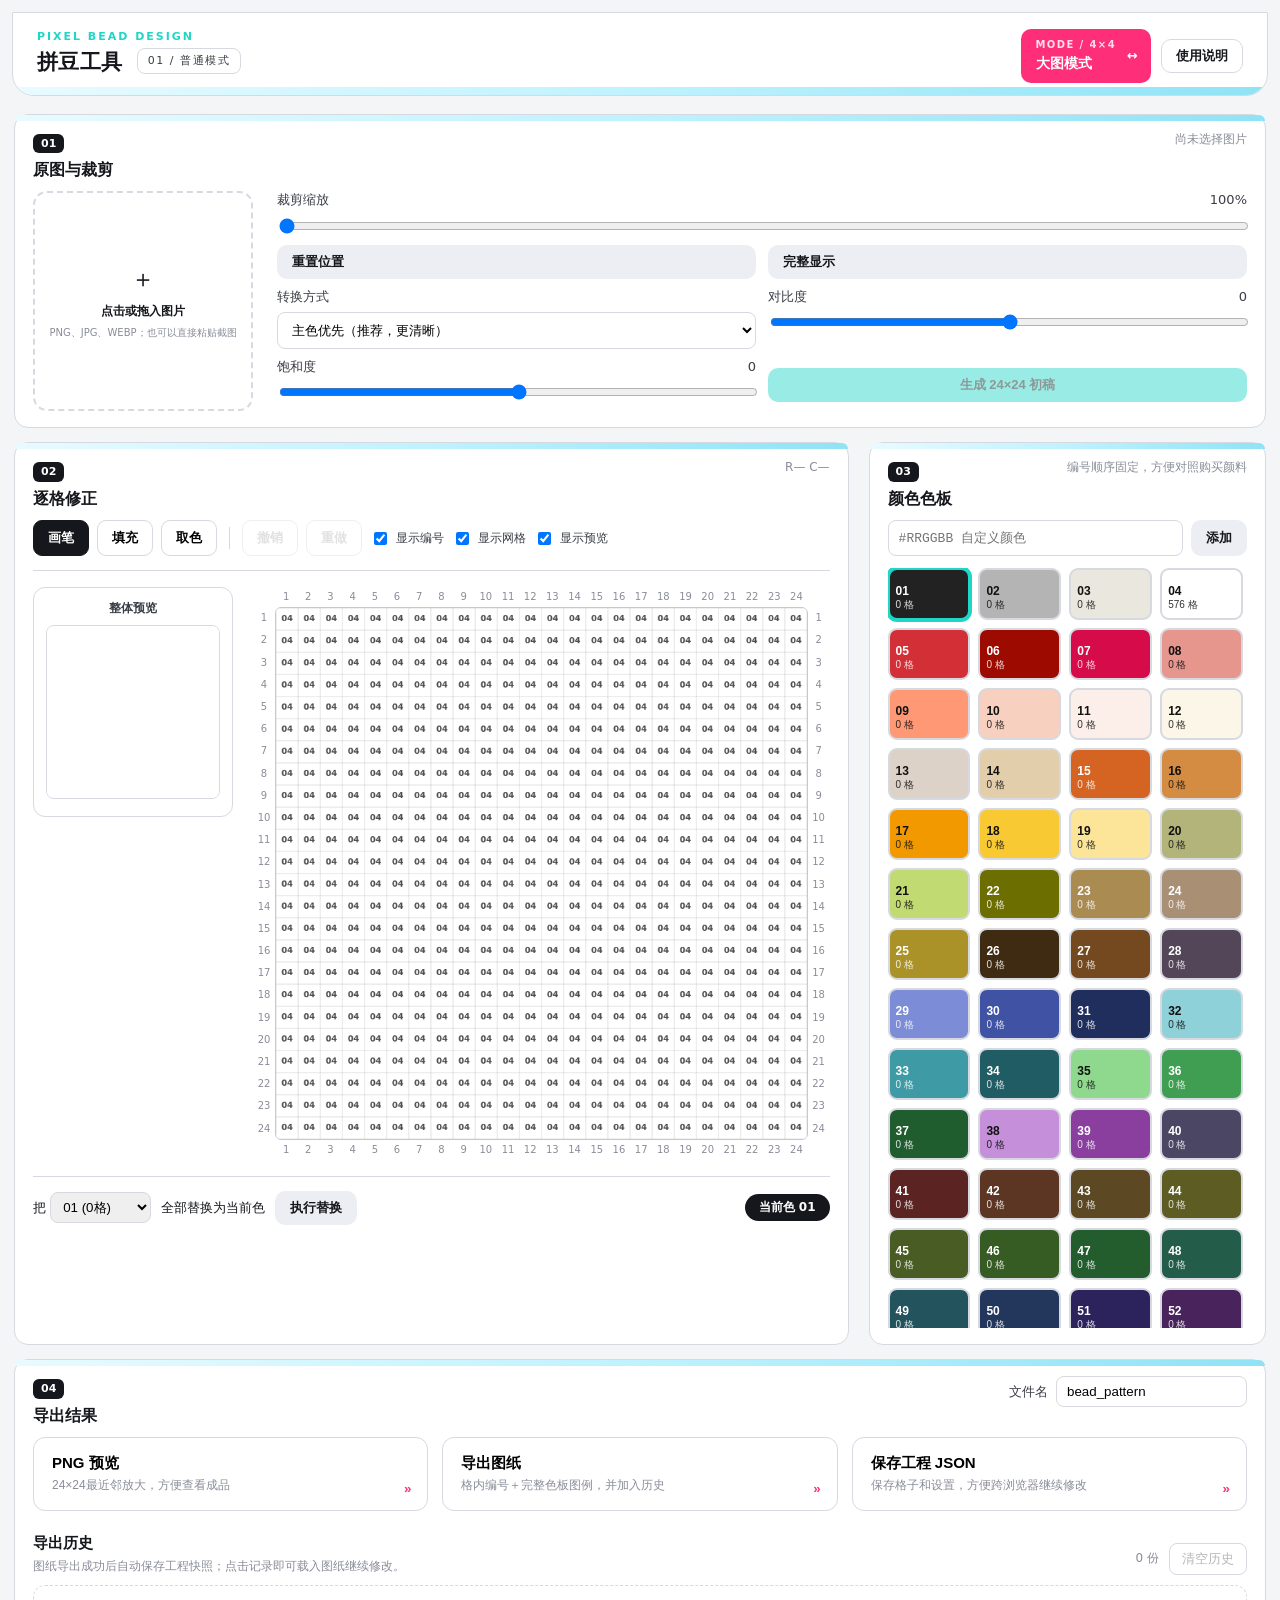
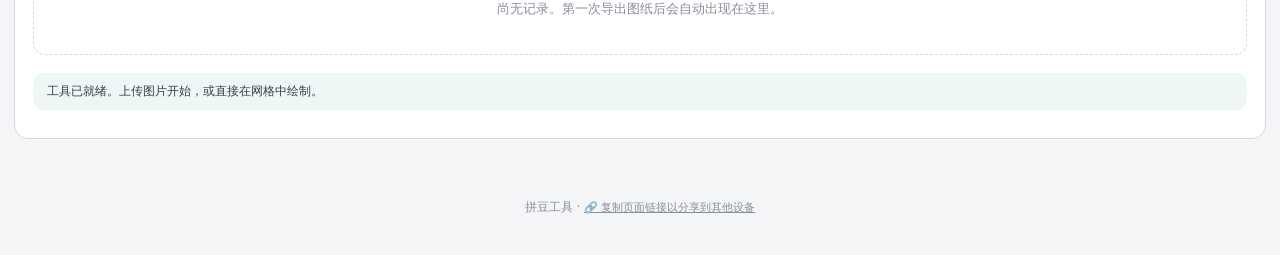
<file: index.html>
<!doctype html>
<html lang="zh-CN">
<head>
  <meta charset="utf-8">
  <meta name="viewport" content="width=device-width, initial-scale=1">
  <meta name="color-scheme" content="light">
  <title>拼豆工具</title>
  <link rel="stylesheet" href="styles.css">
</head>
<body>
  <header class="topbar">
    <div class="brand-block">
      <p class="eyebrow">PIXEL BEAD DESIGN</p>
      <div class="title-row">
        <h1>拼豆工具</h1>
        <span class="header-tag">01 / 普通模式</span>
      </div>
    </div>
    <div class="top-actions">
      <a class="button mode-switch" href="./mosaic.html">
        <span class="mode-switch-label">MODE / 4×4</span>
        <strong>大图模式</strong>
        <span class="mode-switch-icon" aria-hidden="true">↔</span>
      </a>
      <button id="helpBtn" class="button ghost" aria-expanded="false">使用说明</button>
    </div>
  </header>

  <main>
    <section id="helpPanel" class="help-panel" hidden>
      <strong>推荐流程：</strong>上传图片 → 拖动/缩放裁剪 → 选择转换方式 → 生成 24×24 → 用画笔修正 → 导出图纸。<br>
      裁剪区可拖动画面，滚轮缩放；网格中左键绘制，按住拖动可连续画。工程文件只保存格子和设置，不包含原图。导出图纸后会自动保存本机历史，点击历史卡片可恢复图纸。
    </section>

    <section class="source-stage">
      <article class="panel source-panel">
        <div class="panel-heading">
          <div>
            <span class="step">01</span>
            <h2>原图与裁剪</h2>
          </div>
          <span id="sourceMeta" class="meta">尚未选择图片</span>
        </div>

        <div class="crop-flex">
          <div class="crop-col">
            <label id="dropZone" class="drop-zone">
              <input id="imageInput" type="file" accept="image/*">
              <span class="drop-icon">＋</span>
              <strong>点击或拖入图片</strong>
              <small>PNG、JPG、WEBP；也可以直接粘贴截图</small>
            </label>

            <div id="cropWrap" class="crop-wrap" hidden>
              <canvas id="sourceCanvas" width="560" height="560" aria-label="原图裁剪预览"></canvas>
              <div class="crop-frame" aria-hidden="true"></div>
              <span class="crop-tip">拖动定位 · 滚轮缩放</span>
              <button id="removeImageBtn" class="remove-image" type="button" aria-label="移除当前图片" title="移除当前图片">×</button>
            </div>
          </div>

          <div class="control-grid">
            <label class="control wide">
              <span>裁剪缩放 <output id="zoomOut">100%</output></span>
              <input id="zoomRange" type="range" min="100" max="400" value="100">
            </label>
            <button id="resetCropBtn" class="button secondary">重置位置</button>
            <button id="fitSubjectBtn" class="button secondary" title="缩小到完整显示图片，空白区域会自动填充">完整显示</button>

            <label class="control">
              <span>转换方式</span>
              <select id="modeSelect">
                <option value="hybrid">均衡（偏柔和）</option>
                <option value="dominant" selected>主色优先（推荐，更清晰）</option>
                <option value="average">平均色优先</option>
              </select>
            </label>
            <label class="control">
              <span>对比度 <output id="contrastOut">0</output></span>
              <input id="contrastRange" type="range" min="-30" max="30" value="0">
            </label>
            <label class="control">
              <span>饱和度 <output id="saturationOut">0</output></span>
              <input id="saturationRange" type="range" min="-50" max="50" value="0">
            </label>
            <button id="generateBtn" class="button primary full" disabled>生成 24×24 初稿</button>
          </div>
        </div>
      </article>
    </section>

    <section class="workbench-row">
      <article class="panel editor-panel">
        <div class="panel-heading">
          <div>
            <span class="step">02</span>
            <h2>逐格修正</h2>
          </div>
          <span id="cellInfo" class="meta">R— C—</span>
        </div>

        <div class="toolbar" role="toolbar" aria-label="绘图工具">
          <button class="tool active" data-tool="paint" title="画笔">画笔</button>
          <button class="tool" data-tool="fill" title="填充相邻的同色区域">填充</button>
          <button class="tool" data-tool="picker" title="从网格取色">取色</button>
          <span class="toolbar-sep"></span>
          <button id="undoBtn" class="tool" disabled>撤销</button>
          <button id="redoBtn" class="tool" disabled>重做</button>
          <label class="check"><input id="showNumbers" type="checkbox" checked>显示编号</label>
          <label class="check"><input id="showGrid" type="checkbox" checked>显示网格</label>
          <label class="check"><input id="showOverview" type="checkbox" checked>显示预览</label>
        </div>

        <div id="editorBoardLayout" class="editor-board-layout">
          <aside id="overviewCard" class="overview-card" aria-labelledby="overviewTitle">
            <strong id="overviewTitle">整体预览</strong>
            <canvas id="overviewCanvas" width="192" height="192" aria-label="当前24乘24像素画的缩小预览"></canvas>
          </aside>

          <div class="editor-canvas-wrap">
            <div class="grid-coordinate-frame">
              <div class="coord-corner corner-tl" aria-hidden="true"></div>
              <div id="coordTop" class="coord-axis coord-top" aria-label="上方列坐标"></div>
              <div class="coord-corner corner-tr" aria-hidden="true"></div>
              <div id="coordLeft" class="coord-axis coord-left" aria-label="左侧行坐标"></div>
              <canvas id="gridCanvas" width="768" height="768" aria-label="24乘24像素编辑网格"></canvas>
              <div id="coordRight" class="coord-axis coord-right" aria-label="右侧行坐标"></div>
              <div class="coord-corner corner-bl" aria-hidden="true"></div>
              <div id="coordBottom" class="coord-axis coord-bottom" aria-label="下方列坐标"></div>
              <div class="coord-corner corner-br" aria-hidden="true"></div>
            </div>
          </div>
        </div>

        <div class="replace-row">
          <label>把 <select id="replaceFrom"></select></label>
          <span>全部替换为当前色</span>
          <button id="replaceBtn" class="button secondary">执行替换</button>
          <span id="selectedBadge" class="selected-badge">当前色 01</span>
        </div>
      </article>

      <article class="panel palette-panel">
        <div class="panel-heading">
          <div>
            <span class="step">03</span>
            <h2>颜色色板</h2>
          </div>
          <span class="meta">编号顺序固定，方便对照购买颜料</span>
        </div>
        <div class="custom-color-row">
          <input id="customHexInput" type="text" placeholder="#RRGGBB 自定义颜色" maxlength="7">
          <button id="addCustomColorBtn" class="button secondary">添加</button>
        </div>
        <div id="palette" class="palette" role="listbox" aria-label="颜色色板"></div>
      </article>
    </section>

    <section class="panel export-panel">
      <div class="panel-heading">
        <div>
          <span class="step">04</span>
          <h2>导出结果</h2>
        </div>
        <label class="name-field">文件名 <input id="fileName" value="bead_pattern" maxlength="40"></label>
      </div>
      <div class="export-grid">
        <button id="exportPreviewBtn" class="export-card"><strong>PNG 预览</strong><span>24×24最近邻放大，方便查看成品</span></button>
        <button id="exportTotalBtn" class="export-card"><strong>导出图纸</strong><span>格内编号＋完整色板图例，并加入历史</span></button>
        <button id="saveProjectBtn" class="export-card"><strong>保存工程 JSON</strong><span>保存格子和设置，方便跨浏览器继续修改</span></button>
      </div>
      <div class="export-history-block">
        <div class="export-history-heading">
          <div>
            <h3>导出历史</h3>
            <p>图纸导出成功后自动保存工程快照；点击记录即可载入图纸继续修改。</p>
          </div>
          <div class="export-history-actions">
            <span id="historyCount">0 份</span>
            <button id="clearHistoryBtn" type="button" disabled>清空历史</button>
          </div>
        </div>
        <div id="exportHistory" class="export-history" aria-live="polite"></div>
      </div>
      <p id="status" class="status" role="status">工具已就绪。上传图片开始，或直接在网格中绘制。</p>
    </section>
  </main>

  <footer class="site-footer">拼豆工具 · <button id="shareLinkBtn" class="share-link-btn" type="button">🔗 复制页面链接以分享到其他设备</button></footer>

  <script src="app.js"></script>
  <script src="normal.js"></script>
</body>
</html>
</file>
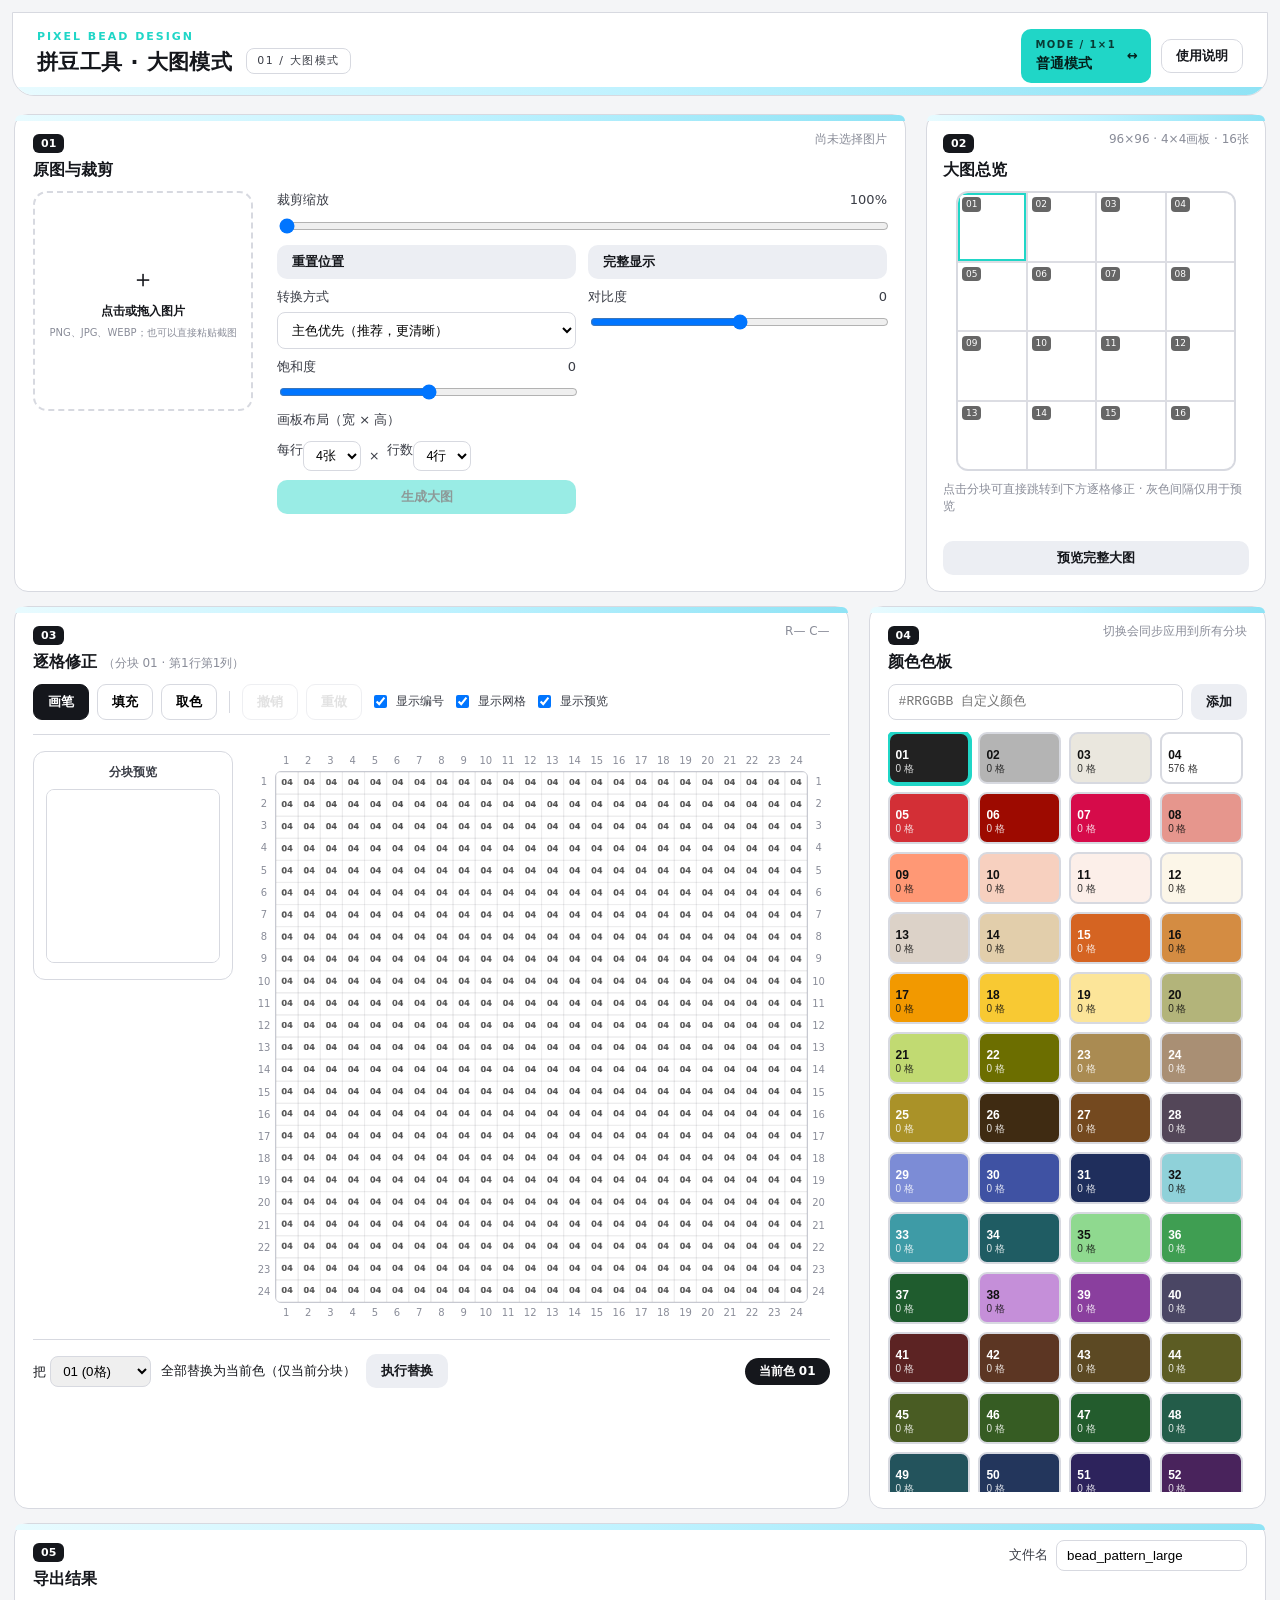
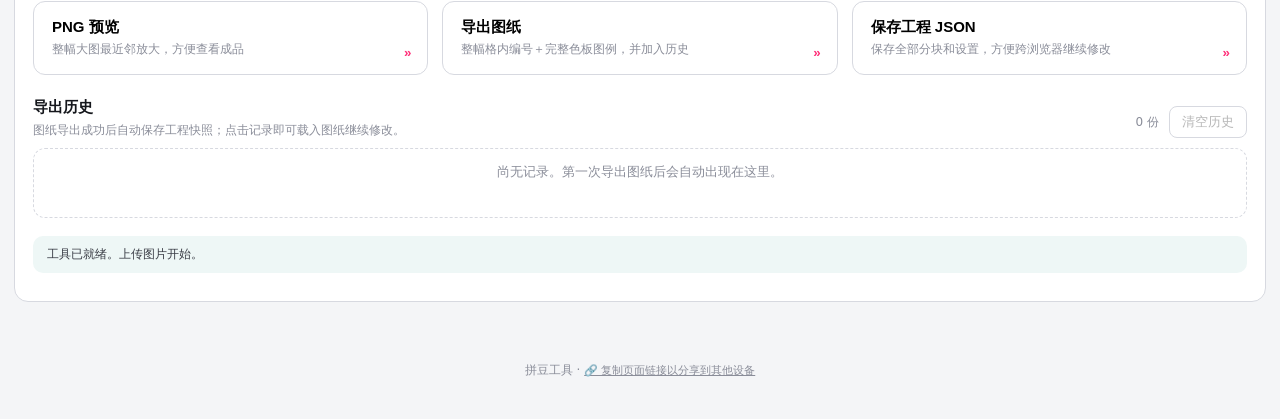
<file: mosaic.html>
<!doctype html>
<html lang="zh-CN">
<head>
  <meta charset="utf-8">
  <meta name="viewport" content="width=device-width, initial-scale=1">
  <meta name="color-scheme" content="light">
  <title>拼豆工具 · 大图模式</title>
  <link rel="stylesheet" href="styles.css">
</head>
<body>
  <header class="topbar">
    <div class="brand-block">
      <p class="eyebrow">PIXEL BEAD DESIGN</p>
      <div class="title-row">
        <h1>拼豆工具 · 大图模式</h1>
        <span class="header-tag">01 / 大图模式</span>
      </div>
    </div>
    <div class="top-actions">
      <a class="button mode-switch" href="./index.html" style="background:var(--cyan);color:#04201c;">
        <span class="mode-switch-label">MODE / 1×1</span>
        <strong>普通模式</strong>
        <span class="mode-switch-icon" aria-hidden="true">↔</span>
      </a>
      <button id="helpBtn" class="button ghost" aria-expanded="false">使用说明</button>
    </div>
  </header>

  <main>
    <section id="helpPanel" class="help-panel" hidden>
      <strong>推荐流程：</strong>上传图片 → 拖动/缩放裁剪 → 选择画板布局（默认 4×4，共 96×96）→ 生成大图 → 点击总览中的分块进入逐格修正 → 导出整幅图纸。<br>
      每个分块都是独立的 24×24 图案，可分别用画笔修正；总览缩略图会实时刷新。
    </section>

    <div class="source-stage" style="display:grid;grid-template-columns:1fr;gap:20px;">
    <div style="display:grid;grid-template-columns:1fr;gap:20px;" id="topGrid">
      <article class="panel source-panel">
        <div class="panel-heading">
          <div>
            <span class="step">01</span>
            <h2>原图与裁剪</h2>
          </div>
          <span id="sourceMeta" class="meta">尚未选择图片</span>
        </div>

        <div class="crop-flex">
          <div class="crop-col">
            <label id="dropZone" class="drop-zone">
              <input id="imageInput" type="file" accept="image/*">
              <span class="drop-icon">＋</span>
              <strong>点击或拖入图片</strong>
              <small>PNG、JPG、WEBP；也可以直接粘贴截图</small>
            </label>

            <div id="cropWrap" class="crop-wrap" hidden>
              <canvas id="sourceCanvas" width="560" height="560" aria-label="原图裁剪预览"></canvas>
              <div class="crop-frame" aria-hidden="true"></div>
              <span class="crop-tip">拖动定位 · 滚轮缩放</span>
              <button id="removeImageBtn" class="remove-image" type="button" aria-label="移除当前图片" title="移除当前图片">×</button>
            </div>
          </div>

          <div class="control-grid">
            <label class="control wide">
              <span>裁剪缩放 <output id="zoomOut">100%</output></span>
              <input id="zoomRange" type="range" min="100" max="400" value="100">
            </label>
            <button id="resetCropBtn" class="button secondary">重置位置</button>
            <button id="fitSubjectBtn" class="button secondary" title="缩小到完整显示图片，空白区域会自动填充">完整显示</button>

            <label class="control">
              <span>转换方式</span>
              <select id="modeSelect">
                <option value="hybrid">均衡（偏柔和）</option>
                <option value="dominant" selected>主色优先（推荐，更清晰）</option>
                <option value="average">平均色优先</option>
              </select>
            </label>
            <label class="control">
              <span>对比度 <output id="contrastOut">0</output></span>
              <input id="contrastRange" type="range" min="-30" max="30" value="0">
            </label>
            <label class="control">
              <span>饱和度 <output id="saturationOut">0</output></span>
              <input id="saturationRange" type="range" min="-50" max="50" value="0">
            </label>

            <div class="control wide">
              <span class="board-layout-label">画板布局（宽 × 高）</span>
              <div class="board-layout-row">
                <span>每行
                  <select id="layoutColsSelect">
                    <option value="1">1张</option><option value="2">2张</option>
                    <option value="3">3张</option><option value="4" selected>4张</option>
                    <option value="5">5张</option><option value="6">6张</option>
                  </select>
                </span>
                <span>×</span>
                <span>行数
                  <select id="layoutRowsSelect">
                    <option value="1">1行</option><option value="2">2行</option>
                    <option value="3">3行</option><option value="4" selected>4行</option>
                    <option value="5">5行</option><option value="6">6行</option>
                  </select>
                </span>
              </div>
            </div>
            <button id="generateBtn" class="button primary full" disabled>生成大图</button>
          </div>
        </div>
      </article>

      <article class="panel overview-grid-card">
        <div class="panel-heading">
          <div>
            <span class="step">02</span>
            <h2>大图总览</h2>
          </div>
          <span id="overviewMeta" class="meta">96×96 · 4×4画板 · 16张</span>
        </div>
        <div class="overview-grid-wrap">
          <div id="blockGrid" class="block-grid"></div>
        </div>
        <p class="overview-hint">点击分块可直接跳转到下方逐格修正 · 灰色间隔仅用于预览</p>
        <button id="previewBigBtn" class="button secondary full" style="margin-top:14px;">预览完整大图</button>
      </article>
    </div>
    </div>

    <section class="workbench-row">
      <article class="panel editor-panel">
        <div class="panel-heading">
          <div>
            <span class="step">03</span>
            <h2>逐格修正 <span id="activeBlockLabel" class="meta" style="font-weight:400;">（未选择分块）</span></h2>
          </div>
          <span id="cellInfo" class="meta">R— C—</span>
        </div>

        <div class="toolbar" role="toolbar" aria-label="绘图工具">
          <button class="tool active" data-tool="paint" title="画笔">画笔</button>
          <button class="tool" data-tool="fill" title="填充相邻的同色区域">填充</button>
          <button class="tool" data-tool="picker" title="从网格取色">取色</button>
          <span class="toolbar-sep"></span>
          <button id="undoBtn" class="tool" disabled>撤销</button>
          <button id="redoBtn" class="tool" disabled>重做</button>
          <label class="check"><input id="showNumbers" type="checkbox" checked>显示编号</label>
          <label class="check"><input id="showGrid" type="checkbox" checked>显示网格</label>
          <label class="check"><input id="showOverview" type="checkbox" checked>显示预览</label>
        </div>

        <div id="editorBoardLayout" class="editor-board-layout">
          <aside id="overviewCard" class="overview-card" aria-labelledby="overviewTitle">
            <strong id="overviewTitle">分块预览</strong>
            <canvas id="overviewCanvas" width="192" height="192" aria-label="当前分块24乘24像素画的缩小预览"></canvas>
          </aside>

          <div class="editor-canvas-wrap">
            <div class="grid-coordinate-frame">
              <div class="coord-corner corner-tl" aria-hidden="true"></div>
              <div id="coordTop" class="coord-axis coord-top" aria-label="上方列坐标"></div>
              <div class="coord-corner corner-tr" aria-hidden="true"></div>
              <div id="coordLeft" class="coord-axis coord-left" aria-label="左侧行坐标"></div>
              <canvas id="gridCanvas" width="768" height="768" aria-label="24乘24像素编辑网格"></canvas>
              <div id="coordRight" class="coord-axis coord-right" aria-label="右侧行坐标"></div>
              <div class="coord-corner corner-bl" aria-hidden="true"></div>
              <div id="coordBottom" class="coord-axis coord-bottom" aria-label="下方列坐标"></div>
              <div class="coord-corner corner-br" aria-hidden="true"></div>
            </div>
          </div>
        </div>

        <div class="replace-row">
          <label>把 <select id="replaceFrom"></select></label>
          <span>全部替换为当前色（仅当前分块）</span>
          <button id="replaceBtn" class="button secondary">执行替换</button>
          <span id="selectedBadge" class="selected-badge">当前色 01</span>
        </div>
      </article>

      <article class="panel palette-panel">
        <div class="panel-heading">
          <div>
            <span class="step">04</span>
            <h2>颜色色板</h2>
          </div>
          <span class="meta">切换会同步应用到所有分块</span>
        </div>
        
        <div class="custom-color-row">
          <input id="customHexInput" type="text" placeholder="#RRGGBB 自定义颜色" maxlength="7">
          <button id="addCustomColorBtn" class="button secondary">添加</button>
        </div>
        <div id="palette" class="palette" role="listbox" aria-label="颜色色板"></div>
      </article>
    </section>

    <section class="panel export-panel">
      <div class="panel-heading">
        <div>
          <span class="step">05</span>
          <h2>导出结果</h2>
        </div>
        <label class="name-field">文件名 <input id="fileName" value="bead_pattern_large" maxlength="40"></label>
      </div>
      <div class="export-grid">
        <button id="exportPreviewBtn" class="export-card"><strong>PNG 预览</strong><span>整幅大图最近邻放大，方便查看成品</span></button>
        <button id="exportTotalBtn" class="export-card"><strong>导出图纸</strong><span>整幅格内编号＋完整色板图例，并加入历史</span></button>
        <button id="saveProjectBtn" class="export-card"><strong>保存工程 JSON</strong><span>保存全部分块和设置，方便跨浏览器继续修改</span></button>
      </div>
      <div class="export-history-block">
        <div class="export-history-heading">
          <div>
            <h3>导出历史</h3>
            <p>图纸导出成功后自动保存工程快照；点击记录即可载入图纸继续修改。</p>
          </div>
          <div class="export-history-actions">
            <span id="historyCount">0 份</span>
            <button id="clearHistoryBtn" type="button" disabled>清空历史</button>
          </div>
        </div>
        <div id="exportHistory" class="export-history" aria-live="polite"></div>
      </div>
      <p id="status" class="status" role="status">工具已就绪。上传图片开始。</p>
    </section>
  </main>

  <footer class="site-footer">拼豆工具 · <button id="shareLinkBtn" class="share-link-btn" type="button">🔗 复制页面链接以分享到其他设备</button></footer>

  <div id="bigPreviewOverlay" class="big-preview-overlay" hidden>
    <div class="big-preview-card">
      <div class="big-preview-head">
        <strong>完整大图预览</strong>
        <button id="bigPreviewCloseBtn" class="remove-image" type="button" aria-label="关闭">×</button>
      </div>
      <div class="big-preview-canvas-wrap">
        <canvas id="bigPreviewCanvas"></canvas>
      </div>
    </div>
  </div>

  <script src="app.js"></script>
  <script src="mosaic.js"></script>
</body>
</html>
</file>
<file: styles.css>
:root{
  --cyan:#20d6c7;
  --magenta:#ff2e78;
  --yellow:#ffd23f;
  --ice:#BFF2FF;
  --ink:#15171c;
  --ink-soft:#3a3d46;
  --paper:#f4f5f7;
  --card:#ffffff;
  --line:#d7d9e0;
  --muted:#8a8d99;
  --radius:14px;
}

*{box-sizing:border-box;}
html,body{margin:0;padding:0;}
[hidden]{display:none !important;}
body{
  background:var(--paper);
  color:var(--ink);
  font-family:"Segoe UI","PingFang SC","Microsoft YaHei",system-ui,sans-serif;
  line-height:1.4;
}

a{color:inherit;}

/* ---------- Header ---------- */
.topbar{
  background:#ffffff;
  color:var(--ink);
  border:1px solid var(--line);
  border-radius:0 0 22px 22px;
  padding:16px 24px 12px;
  margin:12px 12px 18px;
  display:flex;
  align-items:flex-start;
  justify-content:space-between;
  gap:24px;
  position:relative;
  overflow:hidden;
}
.topbar::after{
  content:"";
  position:absolute;
  left:0;right:0;bottom:0;
  height:8px;
  background:linear-gradient(90deg, #E8FBFF 0%, #BFF2FF 50%, #8FE3F5 100%);
}
.brand-block .eyebrow{
  margin:0 0 4px;
  font-size:11px;
  letter-spacing:.18em;
  color:var(--cyan);
  font-weight:700;
}
.title-row{display:flex;align-items:center;gap:14px;flex-wrap:wrap;}
.title-row h1{margin:0;font-size:21px;letter-spacing:.02em;}
.header-tag{
  align-self:flex-start;
  font-size:11px;
  letter-spacing:.14em;
  color:var(--ink-soft);
  border:1px solid var(--line);
  border-radius:8px;
  padding:4px 10px;
}
.top-actions{display:flex;gap:10px;align-items:center;flex-wrap:wrap;}

.button{
  display:inline-flex;
  align-items:center;
  gap:8px;
  padding:7px 14px;
  border-radius:10px;
  background:#fff;
  color:var(--ink);
  border:1px solid transparent;
  font-weight:600;
  font-size:13px;
  cursor:pointer;
  text-decoration:none;
  transition:transform .12s ease, opacity .12s ease;
}
.button:hover{transform:translateY(-1px);}
.button.ghost{
  background:#fff;
  color:var(--ink);
  border:1px solid var(--line);
}
.button.primary{background:var(--cyan);color:#04201c;}
.button.secondary{background:#eceef3;color:var(--ink);}
.button.full{width:100%;justify-content:center;}
.button:disabled{opacity:.45;cursor:not-allowed;transform:none;}

.mode-switch{
  flex-direction:column;
  align-items:flex-start;
  gap:2px;
  padding:8px 14px;
  background:var(--magenta);
  color:#fff;
}
.mode-switch-label{font-size:10px;letter-spacing:.14em;opacity:.85;}
.mode-switch strong{font-size:14px;}
.mode-switch-icon{position:absolute;right:12px;top:50%;transform:translateY(-50%);}
.mode-switch{position:relative;padding-right:34px;}

.file-button{position:relative;overflow:hidden;}
.file-button input{position:absolute;inset:0;opacity:0;cursor:pointer;}

/* ---------- Layout ---------- */
main{
  max-width:1500px;
  margin:0 auto;
  padding:0 14px 40px;
  display:flex;
  flex-direction:column;
  gap:14px;
}

.panel{
  background:var(--card);
  border:1px solid var(--line);
  border-radius:var(--radius);
  padding:16px 18px;
  position:relative;
}
.panel::before{
  content:"";
  position:absolute;
  left:0;right:0;top:0;height:6px;
  border-radius:var(--radius) var(--radius) 0 0;
  background:linear-gradient(90deg, #E8FBFF 0%, #BFF2FF 50%, #8FE3F5 100%);
}

.panel-heading{
  display:flex;
  align-items:flex-start;
  justify-content:space-between;
  gap:12px;
  margin-bottom:10px;
}
.step{
  display:inline-block;
  background:var(--ink);
  color:#fff;
  font-size:11px;
  font-weight:700;
  padding:2px 8px;
  border-radius:6px;
  margin-bottom:6px;
}
.panel-heading h2{margin:0;font-size:16px;}
.meta{font-size:12px;color:var(--muted);white-space:nowrap;}

.help-panel{
  background:#fff;
  border:1px dashed var(--line);
  border-radius:var(--radius);
  padding:16px 20px;
  font-size:13px;
  color:var(--ink-soft);
}

/* ---------- Source / crop ---------- */
.source-stage{display:grid;}
.crop-flex{
  display:flex;
  gap:24px;
  align-items:flex-start;
  flex-wrap:wrap;
}
.crop-col{flex:0 0 220px;width:220px;max-width:100%;}
.source-panel .control-grid{
  flex:1 1 260px;
  min-width:260px;
  display:grid;
  grid-template-columns:repeat(2,1fr);
  gap:9px 12px;
  align-content:start;
}
.control{
  display:flex;
  flex-direction:column;
  gap:6px;
  font-size:13px;
}
.control span{display:flex;justify-content:space-between;color:var(--ink-soft);}
.control.wide{grid-column:1 / -1;}
.control input[type=range]{width:100%;}
.control select{
  padding:9px 10px;
  border-radius:8px;
  border:1px solid var(--line);
  background:#fff;
}

.drop-zone{
  display:flex;
  flex-direction:column;
  align-items:center;
  justify-content:center;
  gap:6px;
  border:2px dashed var(--line);
  border-radius:var(--radius);
  padding:20px 14px;
  cursor:pointer;
  color:var(--muted);
  text-align:center;
  width:100%;
  aspect-ratio:1/1;
}
.drop-zone input{display:none;}
.drop-icon{font-size:24px;color:var(--ink);}
.drop-zone strong{color:var(--ink);font-size:12px;}
.drop-zone small{font-size:10px;}

.crop-wrap{
  position:relative;
  width:100%;
  aspect-ratio:1/1;
  margin:0 auto;
  border-radius:var(--radius);
  overflow:hidden;
  background:#111;
}
.crop-wrap canvas{width:100%;height:100%;display:block;cursor:grab;}
.crop-wrap canvas:active{cursor:grabbing;}
.crop-frame{
  position:absolute;
  inset:0;
  border:2px solid rgba(255,255,255,.75);
  pointer-events:none;
  border-radius:var(--radius);
}
.crop-tip{
  position:absolute;
  bottom:8px;left:50%;
  transform:translateX(-50%);
  background:rgba(0,0,0,.55);
  color:#fff;
  font-size:10px;
  padding:3px 9px;
  border-radius:20px;
  white-space:nowrap;
}
.remove-image{
  position:absolute;top:8px;right:8px;
  width:26px;height:26px;
  border-radius:50%;
  border:none;
  background:rgba(0,0,0,.55);
  color:#fff;
  font-size:15px;
  cursor:pointer;
}

.source-panel .control-grid > .button{align-self:end;}

@media (max-width:760px){
  .crop-flex{flex-direction:column;}
  .crop-col{flex:0 0 auto;width:100%;max-width:220px;margin:0 auto;}
}

/* ---------- Workbench ---------- */
.workbench-row{display:grid;grid-template-columns:1fr;gap:20px;}
@media (min-width:1080px){
  .workbench-row{grid-template-columns:2.1fr 1fr;}
}

.toolbar{
  display:flex;
  align-items:center;
  gap:8px;
  flex-wrap:wrap;
  margin-bottom:16px;
  padding-bottom:14px;
  border-bottom:1px solid var(--line);
}
.tool{
  padding:8px 14px;
  border-radius:9px;
  border:1px solid var(--line);
  background:#fff;
  cursor:pointer;
  font-size:13px;
  font-weight:600;
}
.tool.active{background:var(--ink);color:#fff;border-color:var(--ink);}
.tool:disabled{opacity:.4;cursor:not-allowed;}
.toolbar-sep{width:1px;height:22px;background:var(--line);margin:0 4px;}
.check{display:flex;align-items:center;gap:6px;font-size:12px;color:var(--ink-soft);}

.editor-board-layout{
  display:flex;
  gap:20px;
  align-items:flex-start;
  flex-wrap:wrap;
}
.overview-card{
  width:200px;
  flex:0 0 auto;
  border:1px solid var(--line);
  border-radius:12px;
  padding:12px;
  text-align:center;
  font-size:12px;
  color:var(--ink-soft);
}
.overview-card canvas{
  width:100%;
  height:auto;
  border:1px solid var(--line);
  border-radius:8px;
  margin-top:8px;
  image-rendering:pixelated;
}
.overview-card.hidden{display:none;}

.editor-canvas-wrap{flex:1;min-width:0;overflow:auto;}
.grid-coordinate-frame{
  display:inline-grid;
  grid-template-columns:22px auto 22px;
  grid-template-rows:20px auto 20px;
  gap:0;
}
.coord-corner{}
.coord-axis{
  display:grid;
  color:var(--muted);
  font-size:10px;
  font-weight:500;
  font-family:-apple-system,"Segoe UI",system-ui,sans-serif;
}
.coord-top,.coord-bottom{grid-auto-flow:column;grid-auto-columns:1fr;}
.coord-left,.coord-right{grid-auto-flow:row;grid-auto-rows:1fr;}
.coord-axis span{display:flex;align-items:center;justify-content:center;}
#gridCanvas{
  grid-row:2;grid-column:2;
  border:1px solid #c7c9d1;
  border-radius:6px;
  width:100%;
  max-width:768px;
  aspect-ratio:1/1;
  height:auto;
  display:block;
  cursor:crosshair;
  touch-action:none;
}

.replace-row{
  margin-top:16px;
  display:flex;
  align-items:center;
  gap:10px;
  flex-wrap:wrap;
  font-size:13px;
  padding-top:14px;
  border-top:1px solid var(--line);
}
.replace-row select{
  padding:6px 8px;
  border-radius:8px;
  border:1px solid var(--line);
}
.selected-badge{
  margin-left:auto;
  background:var(--ink);
  color:#fff;
  border-radius:20px;
  padding:5px 14px;
  font-size:12px;
  font-weight:600;
}

/* ---------- Palette ---------- */
.custom-color-row{
  display:flex;
  gap:8px;
  margin-bottom:12px;
}
.custom-color-row input{
  flex:1;
  min-width:0;
  padding:8px 10px;
  border-radius:8px;
  border:1px solid var(--line);
  font-family:monospace;
  font-size:13px;
  text-transform:uppercase;
}
.custom-color-row .button{padding:8px 14px;font-size:13px;}

.palette{
  display:grid;
  grid-template-columns:repeat(4,1fr);
  gap:8px;
  max-height:760px;
  overflow-y:auto;
  padding-right:4px;
}
.swatch{
  border:2px solid var(--line);
  border-radius:9px;
  padding:6px 6px;
  cursor:pointer;
  text-align:left;
  font-size:10px;
  color:#fff;
  min-height:52px;
  display:flex;
  flex-direction:column;
  justify-content:flex-end;
  position:relative;
}
.swatch.active{border-color:var(--cyan);box-shadow:0 0 0 2px var(--cyan);}
.swatch b{display:block;font-size:12px;}
.swatch span.cnt{opacity:.85;}
.swatch.light-text{color:#111;}

/* ---------- Export ---------- */
.export-grid{
  display:grid;
  grid-template-columns:repeat(auto-fit,minmax(220px,1fr));
  gap:14px;
}
.export-card{
  text-align:left;
  background:#fff;
  border:1px solid var(--line);
  border-radius:12px;
  padding:16px 18px;
  cursor:pointer;
  display:flex;
  flex-direction:column;
  gap:4px;
  position:relative;
}
.export-card strong{font-size:15px;}
.export-card span{font-size:12px;color:var(--muted);}
.export-card::after{
  content:"»";
  position:absolute;right:16px;bottom:14px;
  color:var(--magenta);
  font-weight:700;
}

.name-field{display:flex;align-items:center;gap:8px;font-size:13px;color:var(--ink-soft);}
.name-field input{
  padding:7px 10px;
  border-radius:8px;
  border:1px solid var(--line);
}

.export-history-block{margin-top:22px;}
.export-history-heading{
  display:flex;
  justify-content:space-between;
  align-items:flex-end;
  gap:12px;
  flex-wrap:wrap;
  margin-bottom:10px;
}
.export-history-heading h3{margin:0 0 4px;font-size:15px;}
.export-history-heading p{margin:0;font-size:12px;color:var(--muted);}
.export-history-actions{display:flex;align-items:center;gap:10px;font-size:12px;color:var(--muted);}
.export-history-actions button{
  border:1px solid var(--line);
  background:#fff;
  border-radius:8px;
  padding:6px 12px;
  cursor:pointer;
}
.export-history{
  display:grid;
  grid-template-columns:repeat(auto-fill,minmax(160px,1fr));
  gap:12px;
  min-height:70px;
  border:1px dashed var(--line);
  border-radius:12px;
  padding:14px;
  align-content:start;
}
.export-history .empty-hint{
  grid-column:1/-1;
  text-align:center;
  color:var(--muted);
  font-size:13px;
  align-self:center;
}
.history-card{
  border:1px solid var(--line);
  border-radius:10px;
  overflow:hidden;
  cursor:pointer;
  background:#fff;
  position:relative;
}
.history-card canvas,.history-card img{
  width:100%;
  display:block;
  image-rendering:pixelated;
  border-bottom:1px solid var(--line);
}
.history-card .hc-meta{padding:6px 8px;font-size:11px;color:var(--ink-soft);}
.history-card .hc-del{
  position:absolute;top:4px;right:4px;
  width:20px;height:20px;
  border-radius:50%;
  border:none;
  background:rgba(0,0,0,.55);
  color:#fff;
  font-size:12px;
  cursor:pointer;
  line-height:1;
}

.status{
  margin-top:18px;
  font-size:12px;
  color:var(--ink-soft);
  background:#eef7f6;
  border-radius:10px;
  padding:10px 14px;
}

.site-footer{
  text-align:center;
  font-size:12px;
  color:var(--muted);
  padding:20px 0 40px;
}
.share-link-btn{
  background:none;
  border:none;
  color:var(--muted);
  font-size:11px;
  cursor:pointer;
  text-decoration:underline;
  padding:0;
}
.share-link-btn:hover{color:var(--ink-soft);}

/* ---------- Mosaic-specific ---------- */
@media (min-width:1080px){
  #topGrid{grid-template-columns:1fr 340px !important;align-items:stretch;}
  #topGrid .panel{display:flex;flex-direction:column;}
  #topGrid .overview-grid-card .overview-grid-wrap{margin:0 auto;width:100%;max-width:280px;}
}
.control .board-layout-label{
  display:block;
  color:var(--ink-soft);
  margin-bottom:6px;
}
.board-layout-row{
  display:flex;
  align-items:center;
  gap:8px;
  flex-wrap:nowrap;
  font-size:12.5px;
}
.board-layout-row select{
  padding:6px 8px;
  border-radius:8px;
  border:1px solid var(--line);
  font-size:12.5px;
}
.overview-grid-card{padding:16px;}
.overview-grid-wrap{
  display:inline-block;
  width:100%;
  max-width:280px;
  margin:0 auto;
  border:2px solid var(--line);
  border-radius:12px;
  overflow:hidden;
  background:#dcdde3;
}
.block-grid{
  display:grid;
  gap:2px;
  background:#dcdde3;
}
.block-thumb{
  position:relative;
  background:#fff;
  cursor:pointer;
  border:2px solid transparent;
}
.block-thumb canvas{display:block;width:100%;height:100%;image-rendering:pixelated;}
.block-thumb .idx{
  position:absolute;top:2px;left:2px;
  background:rgba(0,0,0,.6);
  color:#fff;
  font-size:9px;
  padding:1px 4px;
  border-radius:4px;
}
.block-thumb.active{border-color:var(--cyan);box-shadow:0 0 0 2px var(--cyan) inset;}
.overview-hint{font-size:12px;color:var(--muted);margin-top:10px;}

/* ---------- Full picture preview overlay ---------- */
.big-preview-overlay{
  position:fixed;
  inset:0;
  background:rgba(15,17,22,.72);
  display:flex;
  align-items:center;
  justify-content:center;
  padding:24px;
  z-index:1000;
}
.big-preview-card{
  background:#fff;
  border-radius:16px;
  padding:18px;
  max-width:min(90vw, 760px);
  max-height:90vh;
  display:flex;
  flex-direction:column;
  gap:12px;
  box-shadow:0 20px 60px rgba(0,0,0,.35);
}
.big-preview-head{
  display:flex;
  align-items:center;
  justify-content:space-between;
  font-size:15px;
}
.big-preview-head .remove-image{position:static;background:#eceef3;color:var(--ink);}
.big-preview-canvas-wrap{
  overflow:auto;
  display:flex;
  align-items:center;
  justify-content:center;
  border:1px solid var(--line);
  border-radius:10px;
  background:#f4f5f7;
}
#bigPreviewCanvas{
  image-rendering:pixelated;
  max-width:100%;
  display:block;
}

@media (max-width:640px){
  .topbar{flex-direction:column;}
  .palette{grid-template-columns:repeat(3,1fr);}
}
</file>
